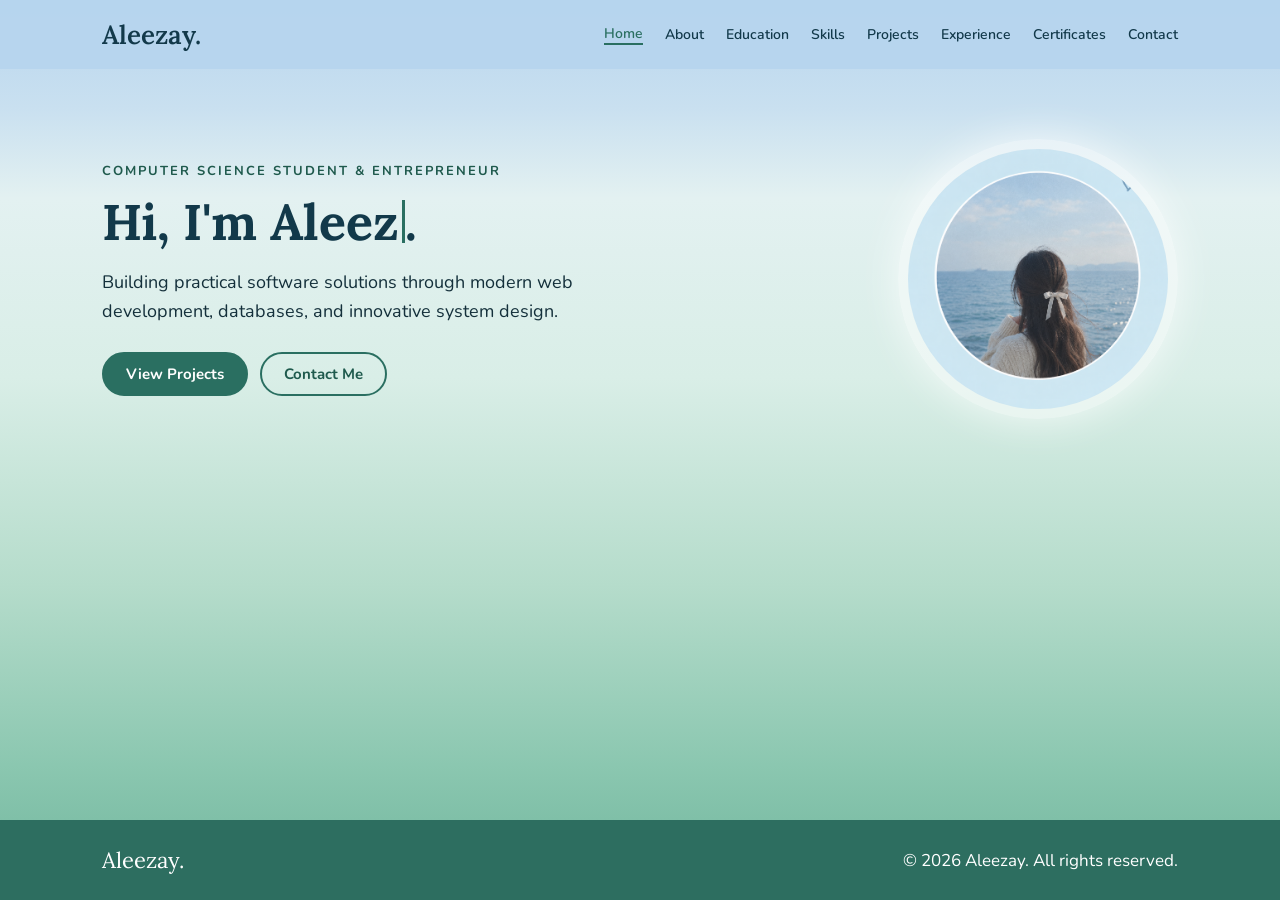
<file: index.html>
<!DOCTYPE html>
<html lang="en">
<head>
  <meta charset="UTF-8">
  <meta name="viewport" content="width=device-width, initial-scale=1.0">
  <title>Aleezay | Portfolio</title>
  <link href="https://fonts.googleapis.com/css2?family=Lora:wght@500;600&family=Nunito:wght@400;600;700&display=swap" rel="stylesheet">
  <link rel="stylesheet" href="style.css">
</head>
<body>

  <header class="navbar">
    <a href="index.html" class="logo">Aleezay.</a>
    <nav>
      <a href="index.html" class="active">Home</a>
      <a href="about.html">About</a>
      <a href="education.html">Education</a>
      <a href="skills.html">Skills</a>
      <a href="projects.html">Projects</a>
      <a href="experience.html">Experience</a>
      <a href="certificates.html">Certificates</a>
      <a href="contact.html">Contact</a>
    </nav>
  </header>

  <section id="home" class="hero">
    <div class="hero-text">
      <p class="small-title">COMPUTER SCIENCE STUDENT &amp; ENTREPRENEUR</p>
      <h1>Hi, I'm <span id="typed-name">Aleezay</span><span class="type-cursor"></span><span class="type-dot">.</span></h1>
      <p class="hero-sub">Building practical software solutions through modern web development, databases, and innovative system design.</p>
      <div class="hero-buttons">
        <a href="projects.html" class="btn btn-fill">View Projects</a>
        <a href="contact.html" class="btn btn-outline">Contact Me</a>
      </div>
    </div>
    <div class="photo-ring">
      <img src="image/1.png" alt="Aleezay">
    </div>
  </section>

  <footer class="footer">
    <p class="footer-logo">Aleezay.</p>
    <p>© 2026 Aleezay. All rights reserved.</p>
  </footer>

  <script src="script.js"></script>
</body>
</html>
</file>
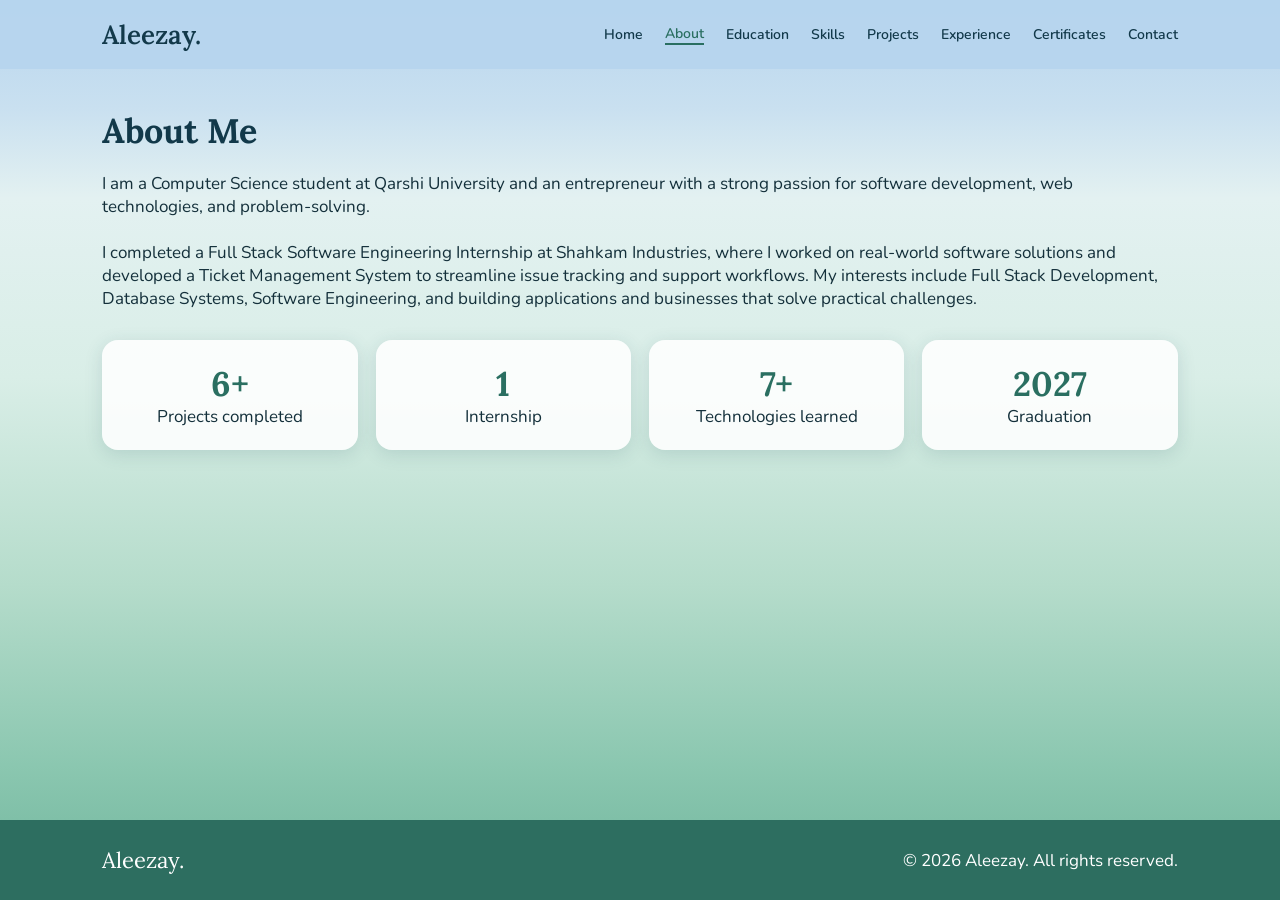
<file: about.html>
<!DOCTYPE html>
<html lang="en">
<head>
  <meta charset="UTF-8">
  <meta name="viewport" content="width=device-width, initial-scale=1.0">
  <title>About | Aleezay</title>
  <link href="https://fonts.googleapis.com/css2?family=Lora:wght@500;600&family=Nunito:wght@400;600;700&display=swap" rel="stylesheet">
  <link rel="stylesheet" href="style.css">
</head>
<body>

  <header class="navbar">
    <a href="index.html" class="logo">Aleezay.</a>
    <nav>
      <a href="index.html">Home</a>
      <a href="about.html" class="active">About</a>
      <a href="education.html">Education</a>
      <a href="skills.html">Skills</a>
      <a href="projects.html">Projects</a>
      <a href="experience.html">Experience</a>
      <a href="certificates.html">Certificates</a>
      <a href="contact.html">Contact</a>
    </nav>
  </header>

  <section id="about" class="section">
    <h2>About Me</h2>
    <div class="about-text">
      <p>I am a Computer Science student at Qarshi University and an entrepreneur with a strong passion for software development, web technologies, and problem-solving.</p>
      <br>
      <p>I completed a Full Stack Software Engineering Internship at Shahkam Industries, where I worked on real-world software solutions and developed a Ticket Management System to streamline issue tracking and support workflows. My interests include Full Stack Development, Database Systems, Software Engineering, and building applications and businesses that solve practical challenges.</p>
    </div>

    <div class="stats">
      <div class="card"><h3>6+</h3><p>Projects completed</p></div>
      <div class="card"><h3>1</h3><p>Internship</p></div>
      <div class="card"><h3>7+</h3><p>Technologies learned</p></div>
      <div class="card"><h3>2027</h3><p>Graduation</p></div>
    </div>
  </section>

  <footer class="footer">
    <p class="footer-logo">Aleezay.</p>
    <p>© 2026 Aleezay. All rights reserved.</p>
  </footer>

  <script src="script.js"></script>
</body>
</html>
</file>
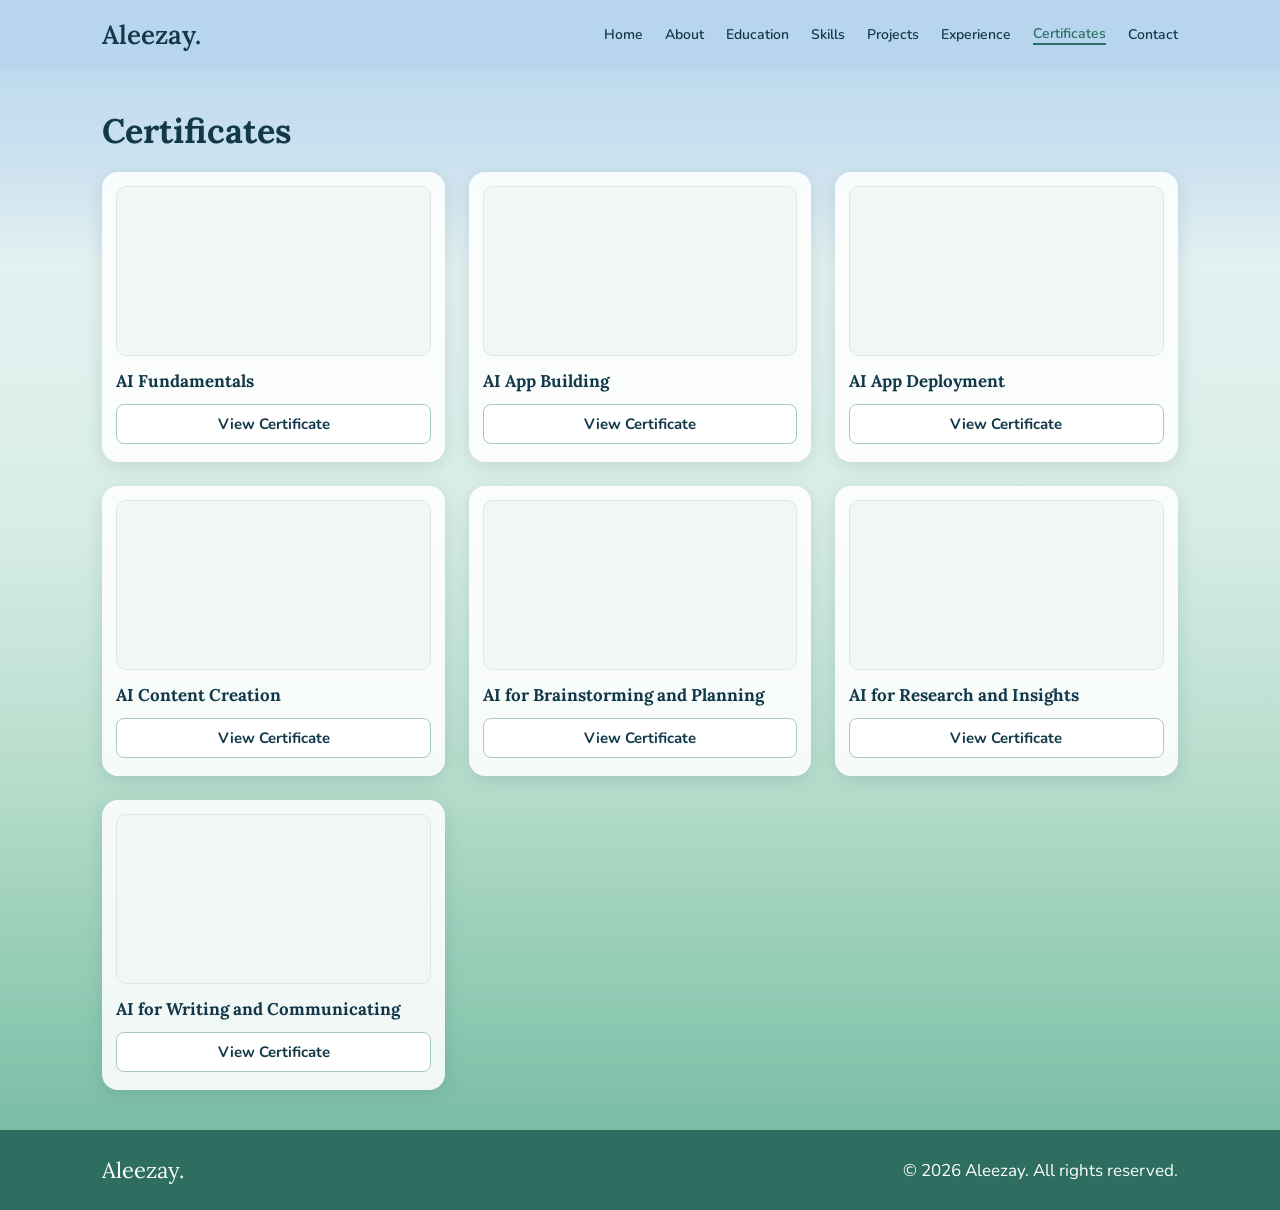
<file: certificates.html>
<!DOCTYPE html>
<html lang="en">
<head>
  <meta charset="UTF-8">
  <meta name="viewport" content="width=device-width, initial-scale=1.0">
  <title>Certificates | Aleezay</title>
  <link href="https://fonts.googleapis.com/css2?family=Lora:wght@500;600&family=Nunito:wght@400;600;700&display=swap" rel="stylesheet">
  <link rel="stylesheet" href="style.css">
</head>
<body>

  <header class="navbar">
    <a href="index.html" class="logo">Aleezay.</a>
    <nav>
      <a href="index.html">Home</a>
      <a href="about.html">About</a>
      <a href="education.html">Education</a>
      <a href="skills.html">Skills</a>
      <a href="projects.html">Projects</a>
      <a href="experience.html">Experience</a>
      <a href="certificates.html" class="active">Certificates</a>
      <a href="contact.html">Contact</a>
    </nav>
  </header>

  <section id="certificates" class="section">
    <h2>Certificates</h2>
    <div class="cert-grid">

      <div class="card cert-card">
        <div class="cert-preview">
          <iframe src="certificates/ai-fundamentals.pdf#toolbar=0&navpanes=0&scrollbar=0&view=FitH" title="AI Fundamentals certificate preview" loading="lazy" tabindex="-1"></iframe>
        </div>
        <h3>AI Fundamentals</h3>
        <a href="certificates/ai-fundamentals.pdf" target="_blank" rel="noopener" class="cert-btn">View Certificate</a>
      </div>

      <div class="card cert-card">
        <div class="cert-preview">
          <iframe src="certificates/ai-app-building.pdf#toolbar=0&navpanes=0&scrollbar=0&view=FitH" title="AI App Building certificate preview" loading="lazy" tabindex="-1"></iframe>
        </div>
        <h3>AI App Building</h3>
        <a href="certificates/ai-app-building.pdf" target="_blank" rel="noopener" class="cert-btn">View Certificate</a>
      </div>

      <div class="card cert-card">
        <div class="cert-preview">
          <iframe src="certificates/ai-app-deployment.pdf#toolbar=0&navpanes=0&scrollbar=0&view=FitH" title="AI App Deployment certificate preview" loading="lazy" tabindex="-1"></iframe>
        </div>
        <h3>AI App Deployment</h3>
        <a href="certificates/ai-app-deployment.pdf" target="_blank" rel="noopener" class="cert-btn">View Certificate</a>
      </div>

      <div class="card cert-card">
        <div class="cert-preview">
          <iframe src="certificates/ai-content-creation.pdf#toolbar=0&navpanes=0&scrollbar=0&view=FitH" title="AI Content Creation certificate preview" loading="lazy" tabindex="-1"></iframe>
        </div>
        <h3>AI Content Creation</h3>
        <a href="certificates/ai-content-creation.pdf" target="_blank" rel="noopener" class="cert-btn">View Certificate</a>
      </div>

      <div class="card cert-card">
        <div class="cert-preview">
          <iframe src="certificates/ai-brainstorming-planning.pdf#toolbar=0&navpanes=0&scrollbar=0&view=FitH" title="AI for Brainstorming and Planning certificate preview" loading="lazy" tabindex="-1"></iframe>
        </div>
        <h3>AI for Brainstorming and Planning</h3>
        <a href="certificates/ai-brainstorming-planning.pdf" target="_blank" rel="noopener" class="cert-btn">View Certificate</a>
      </div>

      <div class="card cert-card">
        <div class="cert-preview">
          <iframe src="certificates/ai-research-insights.pdf#toolbar=0&navpanes=0&scrollbar=0&view=FitH" title="AI for Research and Insights certificate preview" loading="lazy" tabindex="-1"></iframe>
        </div>
        <h3>AI for Research and Insights</h3>
        <a href="certificates/ai-research-insights.pdf" target="_blank" rel="noopener" class="cert-btn">View Certificate</a>
      </div>

      <div class="card cert-card">
        <div class="cert-preview">
          <iframe src="certificates/ai-writing-communicating.pdf#toolbar=0&navpanes=0&scrollbar=0&view=FitH" title="AI for Writing and Communicating certificate preview" loading="lazy" tabindex="-1"></iframe>
        </div>
        <h3>AI for Writing and Communicating</h3>
        <a href="certificates/ai-writing-communicating.pdf" target="_blank" rel="noopener" class="cert-btn">View Certificate</a>
      </div>

    </div>
  </section>

  <footer class="footer">
    <p class="footer-logo">Aleezay.</p>
    <p>© 2026 Aleezay. All rights reserved.</p>
  </footer>

  <script src="script.js"></script>
</body>
</html>
</file>
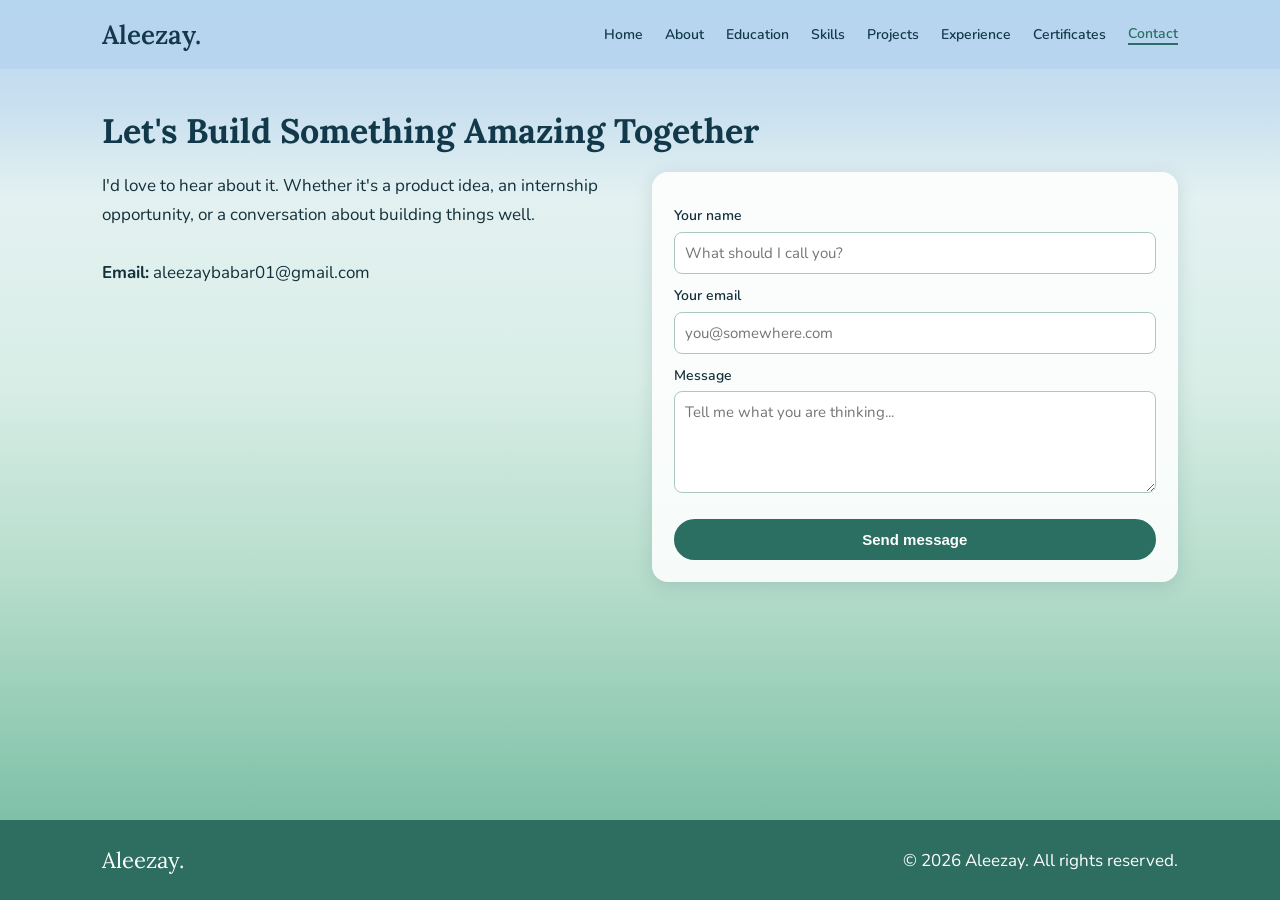
<file: contact.html>
<!DOCTYPE html>
<html lang="en">
<head>
  <meta charset="UTF-8">
  <meta name="viewport" content="width=device-width, initial-scale=1.0">
  <title>Contact | Aleezay</title>
  <link href="https://fonts.googleapis.com/css2?family=Lora:wght@500;600&family=Nunito:wght@400;600;700&display=swap" rel="stylesheet">
  <link rel="stylesheet" href="style.css">
</head>
<body>

  <header class="navbar">
    <a href="index.html" class="logo">Aleezay.</a>
    <nav>
      <a href="index.html">Home</a>
      <a href="about.html">About</a>
      <a href="education.html">Education</a>
      <a href="skills.html">Skills</a>
      <a href="projects.html">Projects</a>
      <a href="experience.html">Experience</a>
      <a href="certificates.html">Certificates</a>
      <a href="contact.html" class="active">Contact</a>
    </nav>
  </header>

  <section id="contact" class="section">
    <h2>Let's Build Something Amazing Together</h2>
    <div class="two-col">
      <div>
        <p>I'd love to hear about it. Whether it's a product idea, an internship opportunity, or a conversation about building things well.</p>
        <br>
        <p><b>Email:</b> aleezaybabar01@gmail.com</p>

      </div>
      <form class="card" id="contactForm">
        <label>Your name</label>
        <input type="text" placeholder="What should I call you?" required>
        <label>Your email</label>
        <input type="email" placeholder="you@somewhere.com" required>
        <label>Message</label>
        <textarea rows="4" placeholder="Tell me what you are thinking..." required></textarea>
        <button type="submit" class="btn btn-fill">Send message</button>
      </form>
    </div>
  </section>

  <footer class="footer">
    <p class="footer-logo">Aleezay.</p>
    <p>© 2026 Aleezay. All rights reserved.</p>
  </footer>

  <script src="script.js"></script>
</body>
</html>
</file>
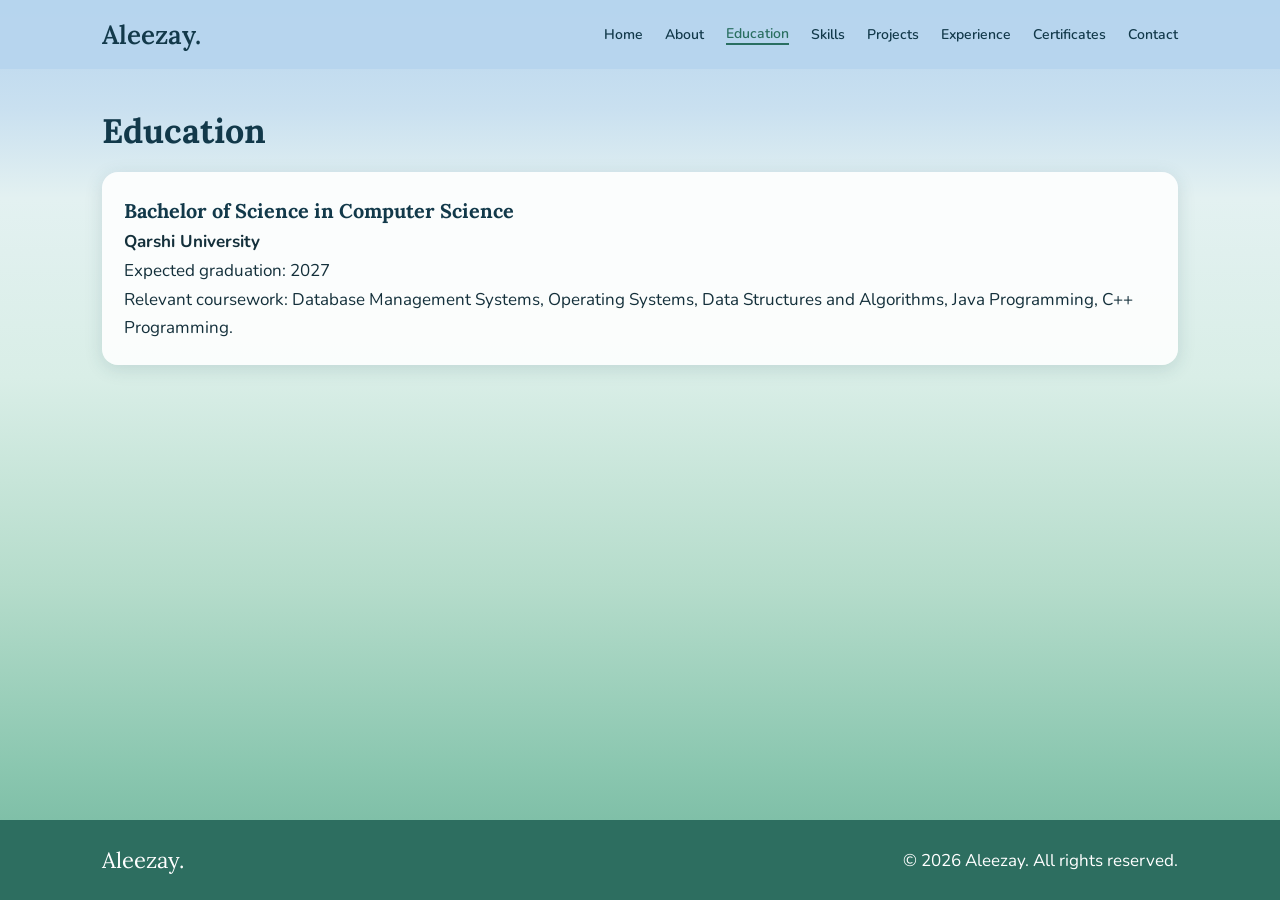
<file: education.html>
<!DOCTYPE html>
<html lang="en">
<head>
  <meta charset="UTF-8">
  <meta name="viewport" content="width=device-width, initial-scale=1.0">
  <title>Education | Aleezay</title>
  <link href="https://fonts.googleapis.com/css2?family=Lora:wght@500;600&family=Nunito:wght@400;600;700&display=swap" rel="stylesheet">
  <link rel="stylesheet" href="style.css">
</head>
<body>

  <header class="navbar">
    <a href="index.html" class="logo">Aleezay.</a>
    <nav>
      <a href="index.html">Home</a>
      <a href="about.html">About</a>
      <a href="education.html" class="active">Education</a>
      <a href="skills.html">Skills</a>
      <a href="projects.html">Projects</a>
      <a href="experience.html">Experience</a>
      <a href="certificates.html">Certificates</a>
      <a href="contact.html">Contact</a>
    </nav>
  </header>

  <section id="education" class="section">
    <h2>Education</h2>
    <div class="card edu-card">
      <div>
        <h3>Bachelor of Science in Computer Science</h3>
        <p><b>Qarshi University</b></p>
        <p>Expected graduation: 2027</p>
        <p>Relevant coursework: Database Management Systems, Operating Systems, Data Structures and Algorithms, Java Programming, C++ Programming.</p>
      </div>
    </div>
  </section>

  <footer class="footer">
    <p class="footer-logo">Aleezay.</p>
    <p>© 2026 Aleezay. All rights reserved.</p>
  </footer>

  <script src="script.js"></script>
</body>
</html>
</file>
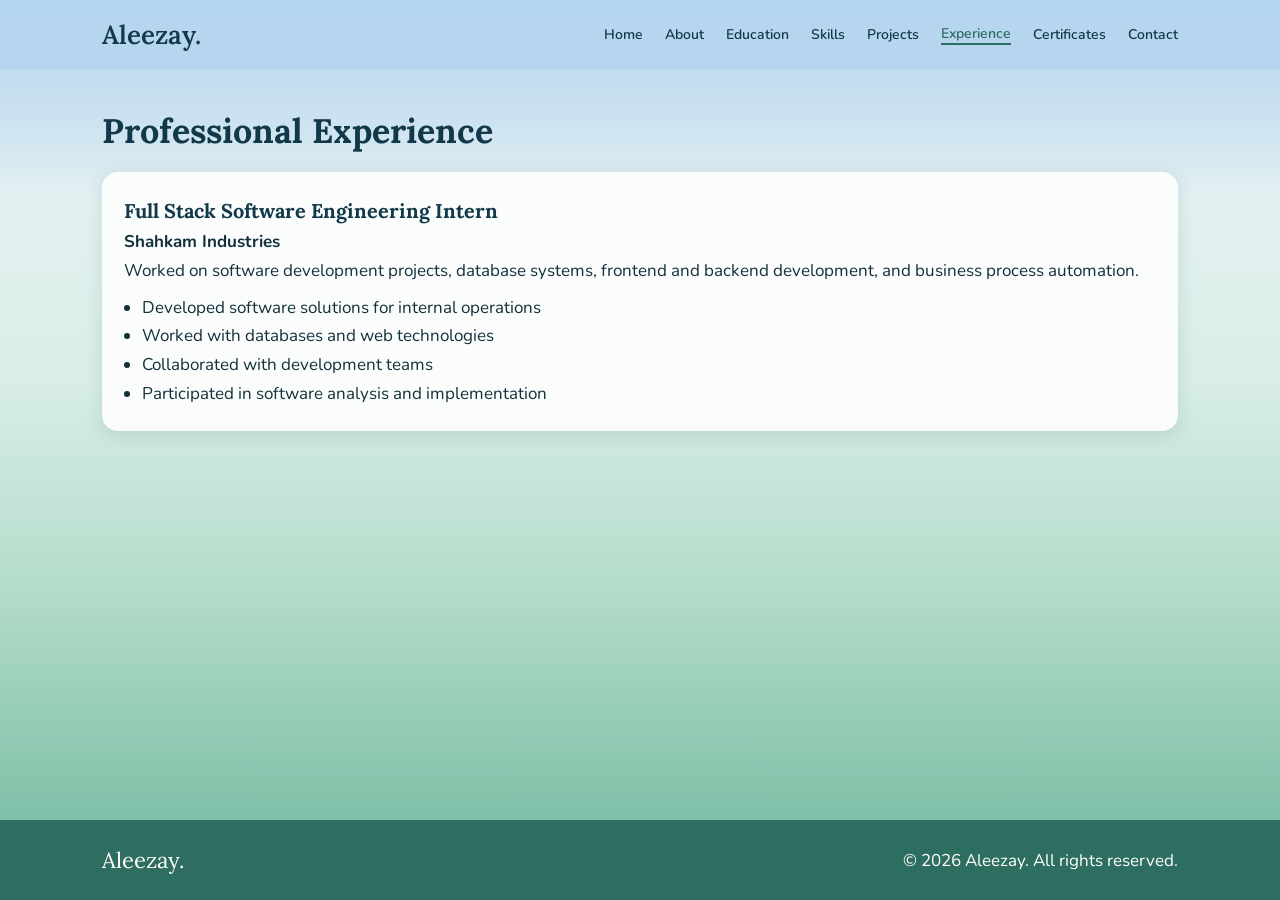
<file: experience.html>
<!DOCTYPE html>
<html lang="en">
<head>
  <meta charset="UTF-8">
  <meta name="viewport" content="width=device-width, initial-scale=1.0">
  <title>Experience | Aleezay</title>
  <link href="https://fonts.googleapis.com/css2?family=Lora:wght@500;600&family=Nunito:wght@400;600;700&display=swap" rel="stylesheet">
  <link rel="stylesheet" href="style.css">
</head>
<body>

  <header class="navbar">
    <a href="index.html" class="logo">Aleezay.</a>
    <nav>
      <a href="index.html">Home</a>
      <a href="about.html">About</a>
      <a href="education.html">Education</a>
      <a href="skills.html">Skills</a>
      <a href="projects.html">Projects</a>
      <a href="experience.html" class="active">Experience</a>
      <a href="certificates.html">Certificates</a>
      <a href="contact.html">Contact</a>
    </nav>
  </header>

  <section id="experience" class="section">
    <h2>Professional Experience</h2>
    <div class="card edu-card">
      <div>
        <h3>Full Stack Software Engineering Intern</h3>
        <p><b>Shahkam Industries</b></p>
        <p>Worked on software development projects, database systems, frontend and backend development, and business process automation.</p>
        <ul>
          <li>Developed software solutions for internal operations</li>
          <li>Worked with databases and web technologies</li>
          <li>Collaborated with development teams</li>
          <li>Participated in software analysis and implementation</li>
        </ul>
      </div>
    </div>
  </section>

  <footer class="footer">
    <p class="footer-logo">Aleezay.</p>
    <p>© 2026 Aleezay. All rights reserved.</p>
  </footer>

  <script src="script.js"></script>
</body>
</html>
</file>
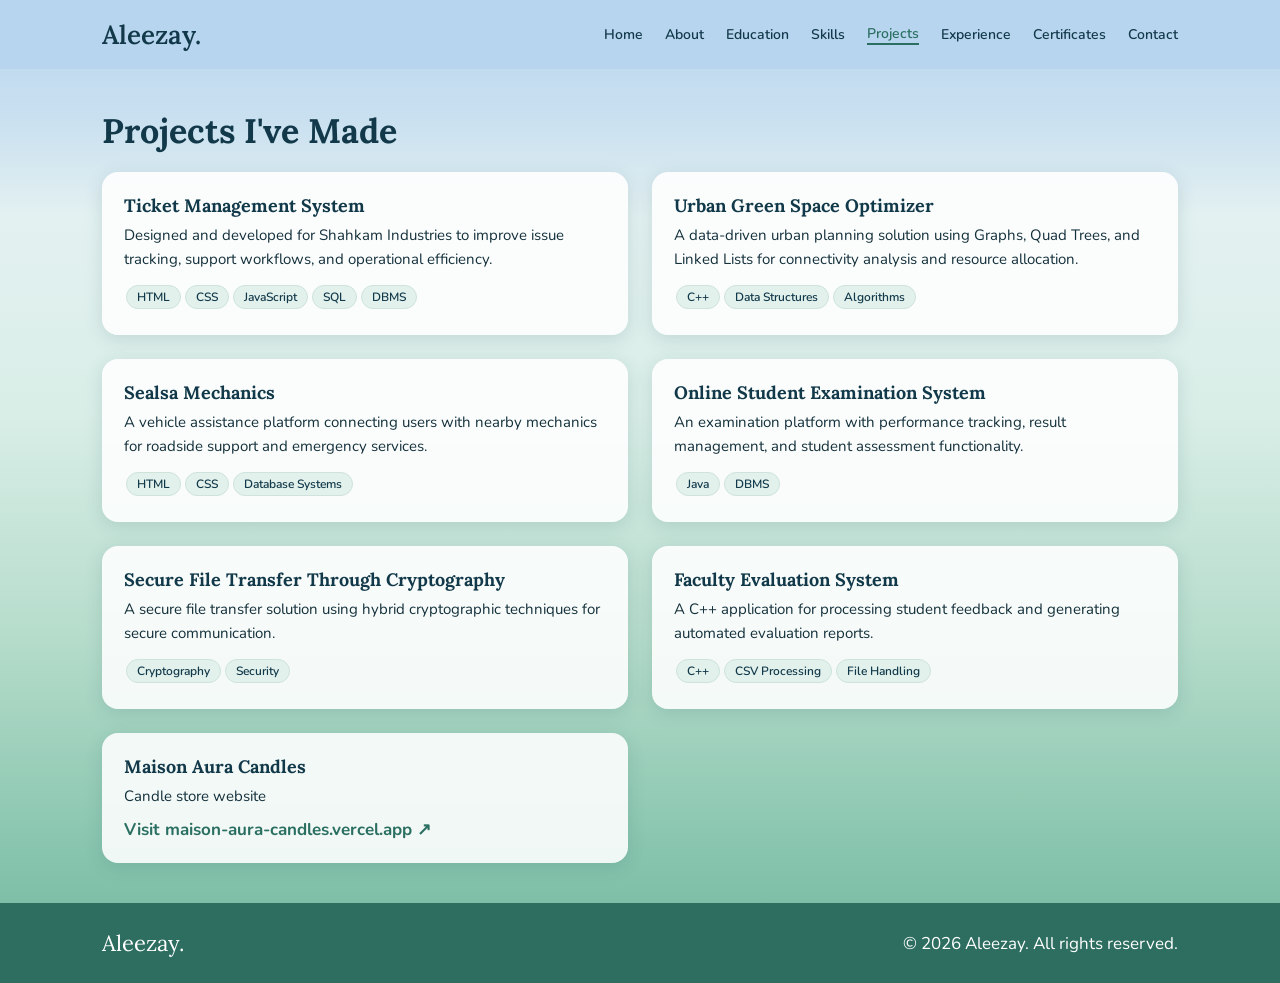
<file: projects.html>
<!DOCTYPE html>
<html lang="en">
<head>
  <meta charset="UTF-8">
  <meta name="viewport" content="width=device-width, initial-scale=1.0">
  <title>Projects | Aleezay</title>
  <link href="https://fonts.googleapis.com/css2?family=Lora:wght@500;600&family=Nunito:wght@400;600;700&display=swap" rel="stylesheet">
  <link rel="stylesheet" href="style.css">
</head>
<body>

  <header class="navbar">
    <a href="index.html" class="logo">Aleezay.</a>
    <nav>
      <a href="index.html">Home</a>
      <a href="about.html">About</a>
      <a href="education.html">Education</a>
      <a href="skills.html">Skills</a>
      <a href="projects.html" class="active">Projects</a>
      <a href="experience.html">Experience</a>
      <a href="certificates.html">Certificates</a>
      <a href="contact.html">Contact</a>
    </nav>
  </header>

  <section id="projects" class="section">
    <h2>Projects I've Made</h2>
    <div class="project-grid">

      <div class="card project">
        <div>
          <h3>Ticket Management System</h3>
          <p>Designed and developed for Shahkam Industries to improve issue tracking, support workflows, and operational efficiency.</p>
          <span class="chip small-chip">HTML</span><span class="chip small-chip">CSS</span><span class="chip small-chip">JavaScript</span><span class="chip small-chip">SQL</span><span class="chip small-chip">DBMS</span>
        </div>
      </div>

      <div class="card project">
        <div>
          <h3>Urban Green Space Optimizer</h3>
          <p>A data-driven urban planning solution using Graphs, Quad Trees, and Linked Lists for connectivity analysis and resource allocation.</p>
          <span class="chip small-chip">C++</span><span class="chip small-chip">Data Structures</span><span class="chip small-chip">Algorithms</span>
        </div>
      </div>

      <div class="card project">
        <div>
          <h3>Sealsa Mechanics</h3>
          <p>A vehicle assistance platform connecting users with nearby mechanics for roadside support and emergency services.</p>
          <span class="chip small-chip">HTML</span><span class="chip small-chip">CSS</span><span class="chip small-chip">Database Systems</span>
        </div>
      </div>

      <div class="card project">
        <div>
          <h3>Online Student Examination System</h3>
          <p>An examination platform with performance tracking, result management, and student assessment functionality.</p>
          <span class="chip small-chip">Java</span><span class="chip small-chip">DBMS</span>
        </div>
      </div>

      <div class="card project">
        <div>
          <h3>Secure File Transfer Through Cryptography</h3>
          <p>A secure file transfer solution using hybrid cryptographic techniques for secure communication.</p>
          <span class="chip small-chip">Cryptography</span><span class="chip small-chip">Security</span>
        </div>
      </div>

      <div class="card project">
        <div>
          <h3>Faculty Evaluation System</h3>
          <p>A C++ application for processing student feedback and generating automated evaluation reports.</p>
          <span class="chip small-chip">C++</span><span class="chip small-chip">CSV Processing</span><span class="chip small-chip">File Handling</span>
        </div>
      </div>

      <div class="card project">
        <div>
          <h3>Maison Aura Candles</h3>
          <p>Candle store website</p>
          <a class="site-link" href="https://maison-aura-candles.vercel.app/" target="_blank" rel="noopener">Visit maison-aura-candles.vercel.app &#8599;</a>
        </div>
      </div>

    </div>
  </section>

  <footer class="footer">
    <p class="footer-logo">Aleezay.</p>
    <p>© 2026 Aleezay. All rights reserved.</p>
  </footer>

  <script src="script.js"></script>
</body>
</html>
</file>
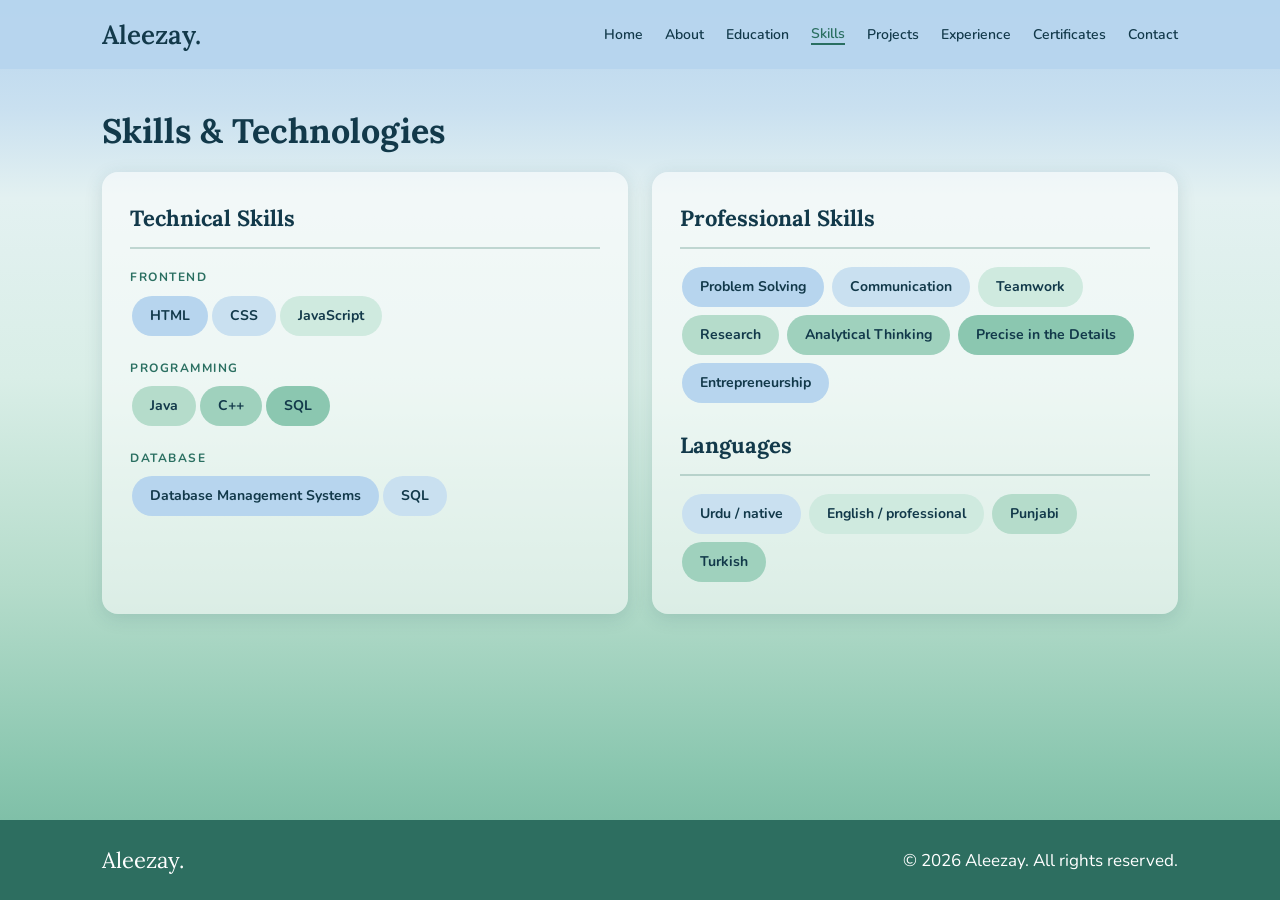
<file: skills.html>
<!DOCTYPE html>
<html lang="en">
<head>
  <meta charset="UTF-8">
  <meta name="viewport" content="width=device-width, initial-scale=1.0">
  <title>Skills | Aleezay</title>
  <link href="https://fonts.googleapis.com/css2?family=Lora:wght@500;600&family=Nunito:wght@400;600;700&display=swap" rel="stylesheet">
  <link rel="stylesheet" href="style.css">
</head>
<body>

  <header class="navbar">
    <a href="index.html" class="logo">Aleezay.</a>
    <nav>
      <a href="index.html">Home</a>
      <a href="about.html">About</a>
      <a href="education.html">Education</a>
      <a href="skills.html" class="active">Skills</a>
      <a href="projects.html">Projects</a>
      <a href="experience.html">Experience</a>
      <a href="certificates.html">Certificates</a>
      <a href="contact.html">Contact</a>
    </nav>
  </header>

  <section id="skills" class="section">
    <h2>Skills &amp; Technologies</h2>
    <div class="two-col">
      <div class="card">
        <h3>Technical Skills</h3>
        <p class="label">Frontend</p>
        <span class="chip">HTML</span><span class="chip">CSS</span><span class="chip">JavaScript</span>
        <p class="label">Programming</p>
        <span class="chip">Java</span><span class="chip">C++</span><span class="chip">SQL</span>
        <p class="label">Database</p>
        <span class="chip">Database Management Systems</span><span class="chip">SQL</span>
      </div>
      <div class="card">
        <h3>Professional Skills</h3>
        <span class="chip">Problem Solving</span>
        <span class="chip">Communication</span>
        <span class="chip">Teamwork</span>
        <span class="chip">Research</span>
        <span class="chip">Analytical Thinking</span>
        <span class="chip">Precise in the Details</span>
        <span class="chip">Entrepreneurship</span>
        <h3 class="lang-title">Languages</h3>
        <span class="chip">Urdu / native</span>
        <span class="chip">English / professional</span>
        <span class="chip">Punjabi</span>
        <span class="chip">Turkish</span>
      </div>
    </div>
  </section>

  <footer class="footer">
    <p class="footer-logo">Aleezay.</p>
    <p>© 2026 Aleezay. All rights reserved.</p>
  </footer>

  <script src="script.js"></script>
</body>
</html>
</file>
<file: style.css>
* {
  margin: 0;
  padding: 0;
  box-sizing: border-box;
}

html {
  scroll-behavior: smooth;
}

body {
  font-family: 'Nunito', sans-serif;
  font-size: 17px;
  color: #14303b;
  background: linear-gradient(180deg, #b7d5ee 0%, #c9e0f0 12%, #e3f1f1 22%, #d9eee7 42%, #b5dccb 65%, #8bc7b0 85%, #6fb59c 100%);
  background-repeat: no-repeat;
}

h1, h2, h3 {
  font-family: 'Lora', serif;
  color: #12394a;
}

a {
  text-decoration: none;
}

.btn {
  display: inline-block;
  padding: 10px 22px;
  border-radius: 25px;
  font-weight: 700;
  font-size: 15px;
  border: 2px solid #2a6f61;
  cursor: pointer;
}

.btn-fill {
  background: #2a6f61;
  color: white;
}

.btn-outline {
  background: transparent;
  color: #1f5a4d;
}

.card {
  background: rgba(255, 255, 255, 0.88);
  border-radius: 16px;
  padding: 22px;
  box-shadow: 0 4px 18px rgba(31, 78, 95, 0.15);
}

.chip {
  display: inline-block;
  background: #ffffff;
  color: #12394a;
  padding: 6px 16px;
  border-radius: 20px;
  font-size: 14px;
  font-weight: 600;
  margin: 4px 2px;
  border: 1px solid #cfe3dc;
}

.small-chip {
  background: #e2f1ec;
  padding: 3px 10px;
  font-size: 12px;
}

.navbar {
  display: flex;
  justify-content: space-between;
  align-items: center;
  padding: 18px 8%;
  position: sticky;
  top: 0;
  z-index: 10;
  background: rgba(183, 213, 238, 0.92);
}

.logo {
  font-family: 'Lora', serif;
  font-size: 26px;
  color: #12394a;
  font-weight: 600;
}

.navbar nav {
  display: flex;
  align-items: center;
  gap: 22px;
}

.navbar nav a {
  color: #12394a;
  font-size: 14px;
  font-weight: 600;
}

.nav-btn {
  color: white !important;
  padding: 8px 18px;
}

.hero {
  display: flex;
  justify-content: space-between;
  align-items: center;
  padding: 70px 8%;
  gap: 40px;
}

.hero-text {
  max-width: 560px;
}

.small-title {
  font-size: 13px;
  font-weight: 700;
  letter-spacing: 2px;
  margin-bottom: 10px;
  color: #1f5a4d;
}

.hero h1 {
  font-size: 50px;
  margin-bottom: 14px;
}

.hero-sub {
  font-size: 18px;
  line-height: 1.6;
  margin-bottom: 26px;
}

.hero-buttons {
  display: flex;
  gap: 12px;
  flex-wrap: wrap;
}

.photo-ring {
  width: 280px;
  height: 280px;
  border-radius: 50%;
  padding: 10px;
  background: rgba(255, 255, 255, 0.5);
  box-shadow: 0 0 40px rgba(255, 255, 255, 0.7);
  flex-shrink: 0;
}

.photo-ring img {
  width: 100%;
  height: 100%;
  border-radius: 50%;
  object-fit: cover;
}

.section {
  padding: 40px 8%;
}

.section h2 {
  font-size: 34px;
  margin-bottom: 20px;
}

.about-grid {
  display: grid;
  grid-template-columns: 1.4fr 1fr;
  gap: 40px;
  line-height: 1.7;
}

.traits {
  display: flex;
  gap: 30px;
  justify-content: center;
  align-items: flex-start;
}

.trait {
  text-align: center;
  max-width: 160px;
}

.trait h3 {
  font-size: 17px;
}

.stats {
  display: grid;
  grid-template-columns: repeat(4, 1fr);
  gap: 18px;
  margin-top: 30px;
  text-align: center;
}

.stats h3 {
  font-size: 34px;
  color: #2a6f61;
}

.edu-card {
  display: flex;
  gap: 20px;
  align-items: flex-start;
  line-height: 1.7;
}

.edu-card ul {
  margin-left: 18px;
  margin-top: 8px;
}

.two-col {
  display: grid;
  grid-template-columns: 1fr 1fr;
  gap: 24px;
  line-height: 1.7;
}

.label {
  font-weight: 700;
  font-size: 14px;
  margin-top: 10px;
}

.lang-title {
  margin-top: 20px;
}

.project-grid {
  display: grid;
  grid-template-columns: 1fr 1fr;
  gap: 24px;
}

.project {
  display: flex;
  gap: 18px;
  align-items: flex-start;
}

.project h3 {
  font-size: 18px;
  margin-bottom: 6px;
}

.project p {
  font-size: 15px;
  line-height: 1.6;
  margin-bottom: 10px;
}

#contactForm label {
  display: block;
  font-size: 14px;
  font-weight: 600;
  margin: 10px 0 4px;
}

#contactForm input,
#contactForm textarea {
  width: 100%;
  padding: 10px;
  border: 1px solid #a9c9bf;
  border-radius: 8px;
  font-family: inherit;
  font-size: 15px;
  color: #14303b;
}

#contactForm button {
  margin-top: 16px;
  width: 100%;
}

.footer {
  background: #2d6e60;
  color: white;
  display: flex;
  justify-content: space-between;
  align-items: center;
  padding: 26px 8%;
  margin-top: 50px;
}

.footer-logo {
  font-family: 'Lora', serif;
  font-size: 22px;
  color: white;
}

#skills .card {
  background: rgba(255, 255, 255, 0.55);
  padding: 28px;
}

#skills .card h3 {
  font-size: 22px;
  margin-bottom: 14px;
  padding-bottom: 10px;
  border-bottom: 2px solid rgba(42, 111, 97, 0.25);
}

#skills .label {
  font-size: 12px;
  letter-spacing: 1.5px;
  text-transform: uppercase;
  color: #2a6f61;
  margin-top: 18px;
  margin-bottom: 4px;
}

#skills .chip {
  border: none;
  padding: 8px 18px;
  color: #12394a;
  font-weight: 700;
}

#skills .chip:nth-of-type(6n+1) { background: #b7d5ee; }
#skills .chip:nth-of-type(6n+2) { background: #c9e0f0; }
#skills .chip:nth-of-type(6n+3) { background: #cfeadf; }
#skills .chip:nth-of-type(6n+4) { background: #b5dccb; }
#skills .chip:nth-of-type(6n+5) { background: #9fd1bd; }
#skills .chip:nth-of-type(6n+6) { background: #8bc7b0; }

#skills .chip:hover {
  transform: translateY(-2px);
  box-shadow: 0 3px 8px rgba(31, 78, 95, 0.2);
}

/* ================= NEW ADDITIONS ================= */

/* ---- Hover zoom / pop-up effect on blocks ---- */
.card,
.chip,
.pill,
.btn {
  transition: transform 0.3s ease, box-shadow 0.3s ease, background 0.3s ease;
}

.card:not(#contactForm):hover {
  transform: scale(1.05);
  box-shadow: 0 14px 34px rgba(31, 78, 95, 0.28);
  position: relative;
  z-index: 5;
}

.chip:hover,
.pill:hover {
  transform: scale(1.08);
}

.btn:hover {
  transform: scale(1.06);
  box-shadow: 0 6px 16px rgba(31, 78, 95, 0.25);
}

/* ---- Typing animation cursor on the hero name ---- */
.type-cursor {
  display: inline-block;
  width: 3px;
  height: 0.85em;
  margin-left: 3px;
  background: #2a6f61;
  vertical-align: -0.05em;
  animation: blink 0.8s steps(1) infinite;
}

.type-dot {
  color: #12394a;
}

@keyframes blink {
  0%, 50%   { opacity: 1; }
  50.01%, 100% { opacity: 0; }
}

/* ---- Skills & Expertise ---- */
.section-sub {
  margin-top: -10px;
  margin-bottom: 18px;
  color: #3f5f6b;
}

.pill-row {
  display: flex;
  flex-wrap: wrap;
  gap: 10px;
  margin-bottom: 24px;
}

.pill {
  background: rgba(255, 255, 255, 0.9);
  border: 1px solid #cfe3dc;
  color: #12394a;
  font-size: 14px;
  font-weight: 700;
  padding: 8px 20px;
  border-radius: 25px;
}

.expertise-grid {
  display: grid;
  grid-template-columns: repeat(3, 1fr);
  gap: 24px;
}

.expertise-card h3 {
  font-size: 19px;
  margin-bottom: 8px;
}

.expertise-card p {
  font-size: 15px;
  line-height: 1.6;
  color: #3f5f6b;
}

/* ---- Websites I've worked on ---- */
.site-card h3 {
  font-size: 20px;
  margin-bottom: 6px;
}

.site-type {
  color: #3f5f6b;
  margin-bottom: 18px;
}

.site-link {
  color: #2a6f61;
  font-weight: 700;
  word-break: break-word;
}

.site-link:hover {
  text-decoration: underline;
}

.cert-grid {
  display: grid;
  grid-template-columns: repeat(3, 1fr);
  gap: 24px;
}

.cert-card {
  display: flex;
  flex-direction: column;
  padding: 14px 14px 18px;
}

.cert-preview {
  position: relative;
  height: 170px;
  border-radius: 10px;
  overflow: hidden;
  background: #f1f6f6;
  border: 1px solid #dbe8e4;
  margin-bottom: 14px;
}

.cert-preview iframe {
  width: 100%;
  height: 100%;
  border: 0;
  pointer-events: none; 
}

.cert-card h3 {
  font-size: 17px;
  margin-bottom: 12px;
}

.cert-btn {
  display: block;
  margin-top: auto;
  text-align: center;
  padding: 9px 12px;
  border: 1px solid #a9c9bf;
  border-radius: 8px;
  background: #ffffff;
  color: #12394a;
  font-weight: 700;
  font-size: 15px;
  transition: background 0.3s ease, color 0.3s ease;
}

.cert-btn:hover {
  background: #2a6f61;
  color: #ffffff;
}

/* 9 nav links need a bit less spacing on mid-size screens */
@media (max-width: 1150px) {
  .navbar nav {
    gap: 14px;
  }
  .navbar nav a {
    font-size: 13px;
  }
}

@media (max-width: 800px) {
  .navbar nav a:not(.nav-btn) {
    display: none;
  }
  .hero {
    flex-direction: column-reverse;
    text-align: center;
  }
  .hero-buttons {
    justify-content: center;
  }
  .about-grid, .two-col, .project-grid, .expertise-grid, .cert-grid {
    grid-template-columns: 1fr;
  }
  .stats {
    grid-template-columns: 1fr 1fr;
  }
}

@media (prefers-reduced-motion: reduce) {
  .type-cursor { animation: none; }
  .card, .chip, .pill, .btn { transition: none; }

}
.navbar nav a.active {
  color: #2a6f61;
  border-bottom: 2px solid #2a6f61;
}

body {
  min-height: 100vh;
  display: flex;
  flex-direction: column;
}

.footer {
  margin-top: auto;
}
</file>
